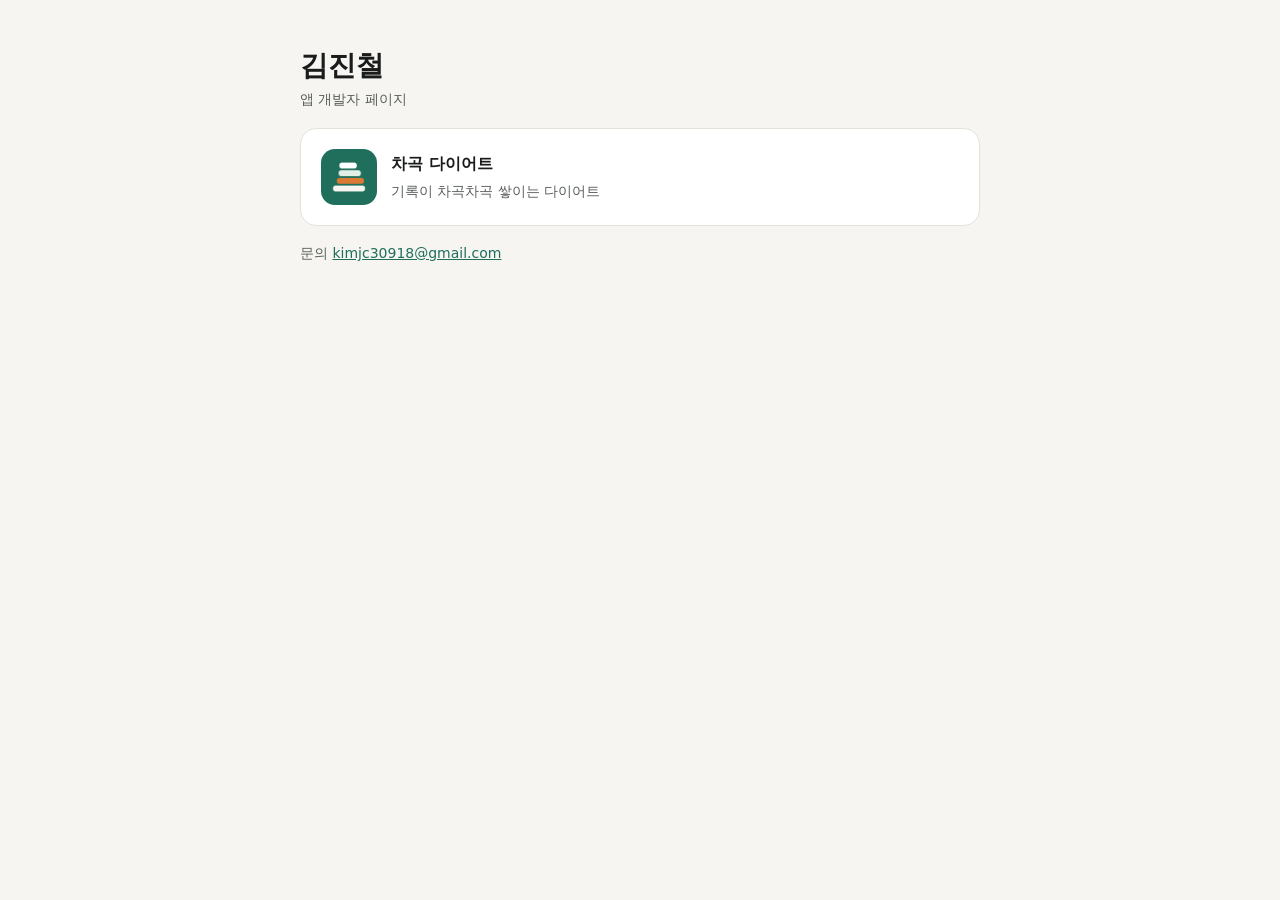
<file: index.html>
<!doctype html>
<html lang="ko">
<head>
<meta charset="utf-8">
<meta name="viewport" content="width=device-width, initial-scale=1">
<title>김진철</title>
<link rel="icon" href="chagok/icon.png">
<link rel="stylesheet" href="style.css">
</head>
<body>
<main>
<h1>김진철</h1>
<p class="meta">앱 개발자 페이지</p>
<div class="card apps">
  <p><a href="chagok/"><img src="chagok/icon.png" alt=""><span><strong>차곡 다이어트</strong><br><span class="meta">기록이 차곡차곡 쌓이는 다이어트</span></span></a></p>
</div>
<p class="meta">문의 <a href="mailto:kimjc30918@gmail.com">kimjc30918@gmail.com</a></p>
</main>
</body>
</html>
</file>
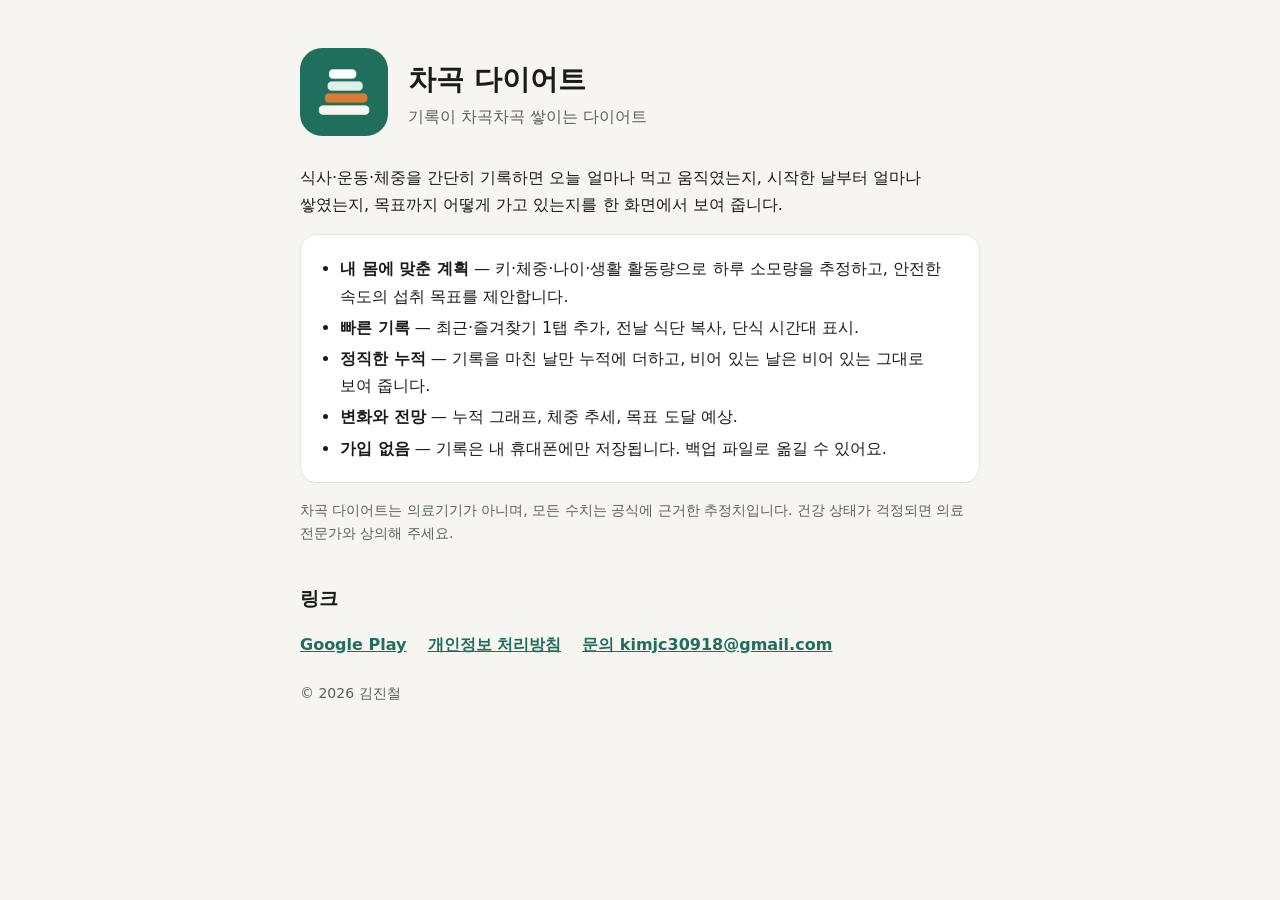
<file: chagok/index.html>
<!doctype html>
<html lang="ko">
<head>
<meta charset="utf-8">
<meta name="viewport" content="width=device-width, initial-scale=1">
<title>차곡 다이어트 — 기록이 차곡차곡 쌓이는 다이어트</title>
<meta name="description" content="식사·운동·체중을 간단히 기록하면 오늘의 에너지 균형과 시작 이후 누적 변화, 목표까지의 전망을 보여 주는 다이어트 기록 앱">
<link rel="icon" href="icon.png">
<link rel="stylesheet" href="../style.css">
</head>
<body>
<main>
<div class="hero">
  <img src="icon.png" alt="">
  <div>
    <h1>차곡 다이어트</h1>
    <p>기록이 차곡차곡 쌓이는 다이어트</p>
  </div>
</div>

<p>식사·운동·체중을 간단히 기록하면 오늘 얼마나 먹고 움직였는지, 시작한 날부터 얼마나 쌓였는지, 목표까지 어떻게 가고 있는지를 한 화면에서 보여 줍니다.</p>

<div class="card">
<ul>
<li><strong>내 몸에 맞춘 계획</strong> — 키·체중·나이·생활 활동량으로 하루 소모량을 추정하고, 안전한 속도의 섭취 목표를 제안합니다.</li>
<li><strong>빠른 기록</strong> — 최근·즐겨찾기 1탭 추가, 전날 식단 복사, 단식 시간대 표시.</li>
<li><strong>정직한 누적</strong> — 기록을 마친 날만 누적에 더하고, 비어 있는 날은 비어 있는 그대로 보여 줍니다.</li>
<li><strong>변화와 전망</strong> — 누적 그래프, 체중 추세, 목표 도달 예상.</li>
<li><strong>가입 없음</strong> — 기록은 내 휴대폰에만 저장됩니다. 백업 파일로 옮길 수 있어요.</li>
</ul>
</div>

<p class="meta">차곡 다이어트는 의료기기가 아니며, 모든 수치는 공식에 근거한 추정치입니다. 건강 상태가 걱정되면 의료 전문가와 상의해 주세요.</p>

<h2>링크</h2>
<p class="links">
  <a href="https://play.google.com/store/apps/details?id=com.chagok.chagok">Google Play</a>
  <a href="privacy/">개인정보 처리방침</a>
  <a href="mailto:kimjc30918@gmail.com">문의 kimjc30918@gmail.com</a>
</p>
<p class="meta">© 2026 김진철</p>
</main>
</body>
</html>
</file>
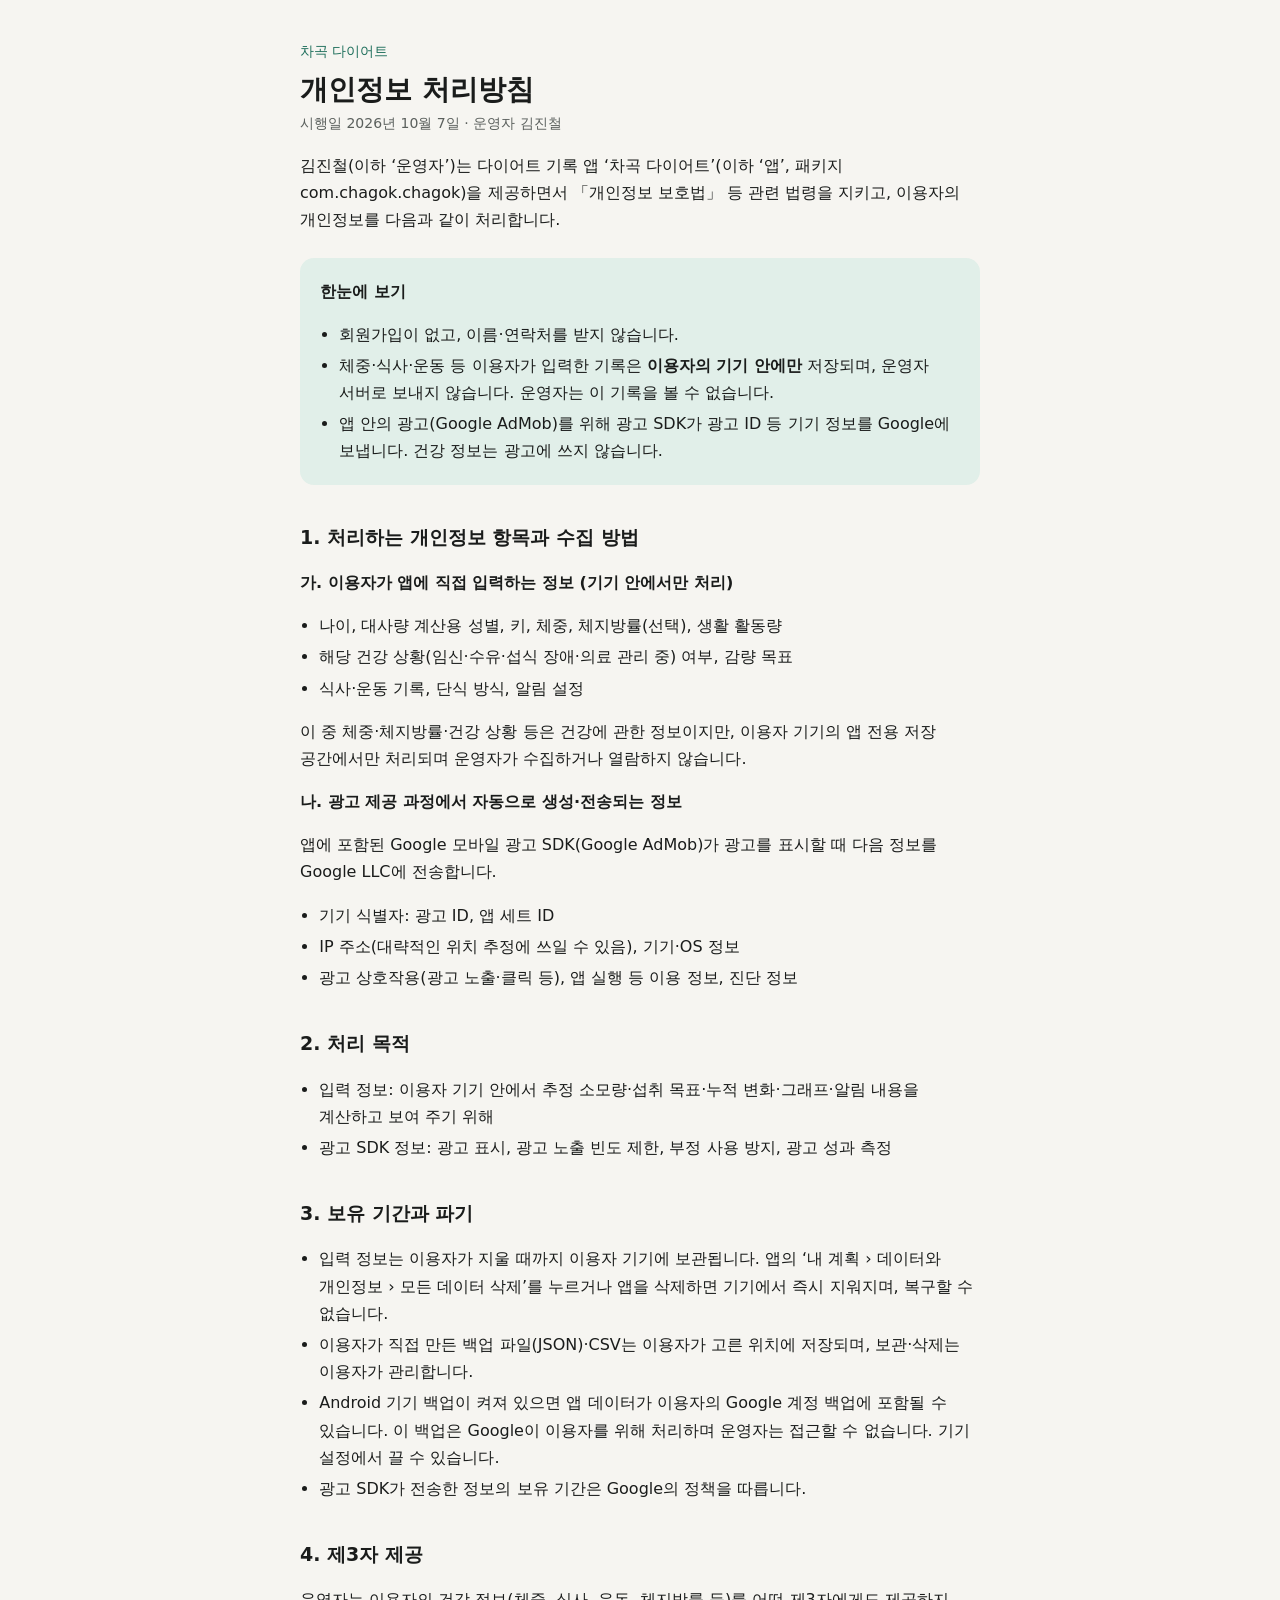
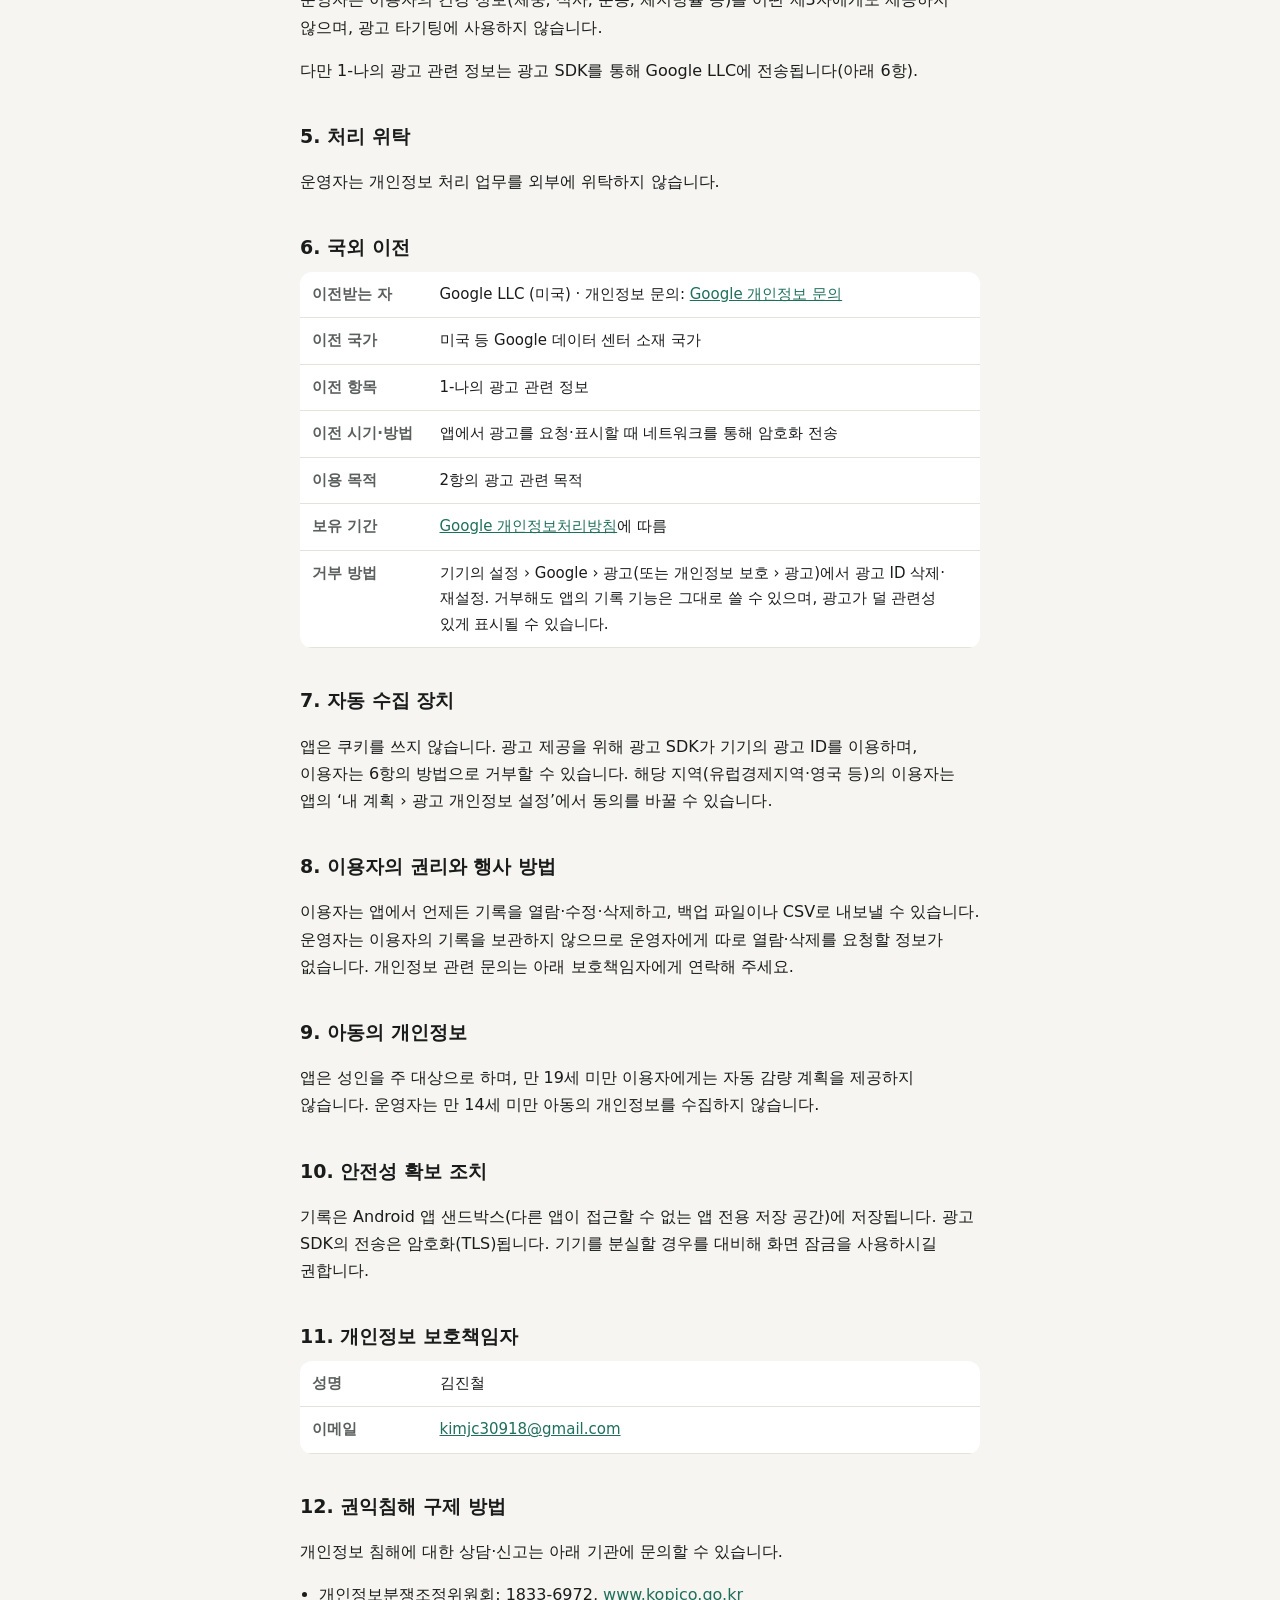
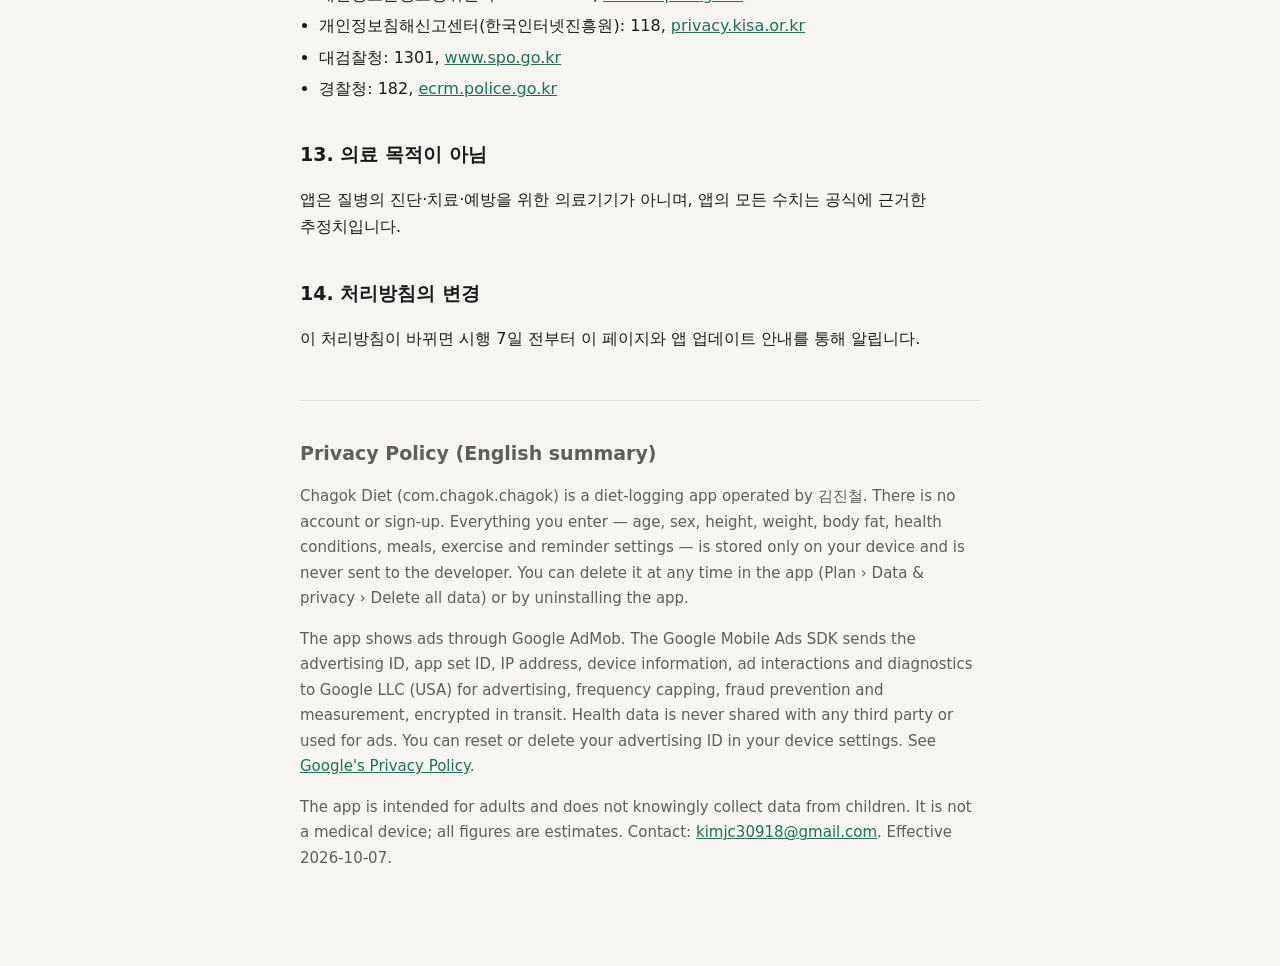
<file: chagok/privacy/index.html>
<!doctype html>
<html lang="ko">
<head>
<meta charset="utf-8">
<meta name="viewport" content="width=device-width, initial-scale=1">
<title>차곡 다이어트 개인정보 처리방침</title>
<meta name="description" content="차곡 다이어트 앱의 개인정보 처리방침">
<link rel="icon" href="../icon.png">
<link rel="stylesheet" href="../../style.css">
</head>
<body>
<main class="doc">
<p class="crumb"><a href="../">차곡 다이어트</a></p>
<h1>개인정보 처리방침</h1>
<p class="meta">시행일 2026년 10월 7일 · 운영자 김진철</p>

<p>김진철(이하 ‘운영자’)는 다이어트 기록 앱 ‘차곡 다이어트’(이하 ‘앱’, 패키지 com.chagok.chagok)을 제공하면서 「개인정보 보호법」 등 관련 법령을 지키고, 이용자의 개인정보를 다음과 같이 처리합니다.</p>

<div class="summary">
<p><strong>한눈에 보기</strong></p>
<ul>
<li>회원가입이 없고, 이름·연락처를 받지 않습니다.</li>
<li>체중·식사·운동 등 이용자가 입력한 기록은 <strong>이용자의 기기 안에만</strong> 저장되며, 운영자 서버로 보내지 않습니다. 운영자는 이 기록을 볼 수 없습니다.</li>
<li>앱 안의 광고(Google AdMob)를 위해 광고 SDK가 광고 ID 등 기기 정보를 Google에 보냅니다. 건강 정보는 광고에 쓰지 않습니다.</li>
</ul>
</div>

<h2>1. 처리하는 개인정보 항목과 수집 방법</h2>
<p><strong>가. 이용자가 앱에 직접 입력하는 정보 (기기 안에서만 처리)</strong></p>
<ul>
<li>나이, 대사량 계산용 성별, 키, 체중, 체지방률(선택), 생활 활동량</li>
<li>해당 건강 상황(임신·수유·섭식 장애·의료 관리 중) 여부, 감량 목표</li>
<li>식사·운동 기록, 단식 방식, 알림 설정</li>
</ul>
<p>이 중 체중·체지방률·건강 상황 등은 건강에 관한 정보이지만, 이용자 기기의 앱 전용 저장 공간에서만 처리되며 운영자가 수집하거나 열람하지 않습니다.</p>

<p><strong>나. 광고 제공 과정에서 자동으로 생성·전송되는 정보</strong></p>
<p>앱에 포함된 Google 모바일 광고 SDK(Google AdMob)가 광고를 표시할 때 다음 정보를 Google LLC에 전송합니다.</p>
<ul>
<li>기기 식별자: 광고 ID, 앱 세트 ID</li>
<li>IP 주소(대략적인 위치 추정에 쓰일 수 있음), 기기·OS 정보</li>
<li>광고 상호작용(광고 노출·클릭 등), 앱 실행 등 이용 정보, 진단 정보</li>
</ul>


<h2>2. 처리 목적</h2>
<ul>
<li>입력 정보: 이용자 기기 안에서 추정 소모량·섭취 목표·누적 변화·그래프·알림 내용을 계산하고 보여 주기 위해</li>
<li>광고 SDK 정보: 광고 표시, 광고 노출 빈도 제한, 부정 사용 방지, 광고 성과 측정</li>
</ul>

<h2>3. 보유 기간과 파기</h2>
<ul>
<li>입력 정보는 이용자가 지울 때까지 이용자 기기에 보관됩니다. 앱의 ‘내 계획 › 데이터와 개인정보 › 모든 데이터 삭제’를 누르거나 앱을 삭제하면 기기에서 즉시 지워지며, 복구할 수 없습니다.</li>
<li>이용자가 직접 만든 백업 파일(JSON)·CSV는 이용자가 고른 위치에 저장되며, 보관·삭제는 이용자가 관리합니다.</li>
<li>Android 기기 백업이 켜져 있으면 앱 데이터가 이용자의 Google 계정 백업에 포함될 수 있습니다. 이 백업은 Google이 이용자를 위해 처리하며 운영자는 접근할 수 없습니다. 기기 설정에서 끌 수 있습니다.</li>
<li>광고 SDK가 전송한 정보의 보유 기간은 Google의 정책을 따릅니다.</li>
</ul>

<h2>4. 제3자 제공</h2>
<p>운영자는 이용자의 건강 정보(체중, 식사, 운동, 체지방률 등)를 어떤 제3자에게도 제공하지 않으며, 광고 타기팅에 사용하지 않습니다.</p>
<p>다만 1-나의 광고 관련 정보는 광고 SDK를 통해 Google LLC에 전송됩니다(아래 6항).</p>

<h2>5. 처리 위탁</h2>
<p>운영자는 개인정보 처리 업무를 외부에 위탁하지 않습니다.</p>

<h2>6. 국외 이전</h2>

<table>
<tr><th>이전받는 자</th><td>Google LLC (미국) · 개인정보 문의: <a href="https://support.google.com/policies/contact/general_privacy_form">Google 개인정보 문의</a></td></tr>
<tr><th>이전 국가</th><td>미국 등 Google 데이터 센터 소재 국가</td></tr>
<tr><th>이전 항목</th><td>1-나의 광고 관련 정보</td></tr>
<tr><th>이전 시기·방법</th><td>앱에서 광고를 요청·표시할 때 네트워크를 통해 암호화 전송</td></tr>
<tr><th>이용 목적</th><td>2항의 광고 관련 목적</td></tr>
<tr><th>보유 기간</th><td><a href="https://policies.google.com/privacy">Google 개인정보처리방침</a>에 따름</td></tr>
<tr><th>거부 방법</th><td>기기의 설정 › Google › 광고(또는 개인정보 보호 › 광고)에서 광고 ID 삭제·재설정. 거부해도 앱의 기록 기능은 그대로 쓸 수 있으며, 광고가 덜 관련성 있게 표시될 수 있습니다.</td></tr>
</table>


<h2>7. 자동 수집 장치</h2>
<p>앱은 쿠키를 쓰지 않습니다. 광고 제공을 위해 광고 SDK가 기기의 광고 ID를 이용하며, 이용자는 6항의 방법으로 거부할 수 있습니다. 해당 지역(유럽경제지역·영국 등)의 이용자는 앱의 ‘내 계획 › 광고 개인정보 설정’에서 동의를 바꿀 수 있습니다.</p>

<h2>8. 이용자의 권리와 행사 방법</h2>
<p>이용자는 앱에서 언제든 기록을 열람·수정·삭제하고, 백업 파일이나 CSV로 내보낼 수 있습니다. 운영자는 이용자의 기록을 보관하지 않으므로 운영자에게 따로 열람·삭제를 요청할 정보가 없습니다. 개인정보 관련 문의는 아래 보호책임자에게 연락해 주세요.</p>

<h2>9. 아동의 개인정보</h2>
<p>앱은 성인을 주 대상으로 하며, 만 19세 미만 이용자에게는 자동 감량 계획을 제공하지 않습니다. 운영자는 만 14세 미만 아동의 개인정보를 수집하지 않습니다.</p>

<h2>10. 안전성 확보 조치</h2>
<p>기록은 Android 앱 샌드박스(다른 앱이 접근할 수 없는 앱 전용 저장 공간)에 저장됩니다. 광고 SDK의 전송은 암호화(TLS)됩니다. 기기를 분실할 경우를 대비해 화면 잠금을 사용하시길 권합니다.</p>

<h2>11. 개인정보 보호책임자</h2>
<table>
<tr><th>성명</th><td>김진철</td></tr>
<tr><th>이메일</th><td><a href="mailto:kimjc30918@gmail.com">kimjc30918@gmail.com</a></td></tr>
</table>

<h2>12. 권익침해 구제 방법</h2>
<p>개인정보 침해에 대한 상담·신고는 아래 기관에 문의할 수 있습니다.</p>
<ul>
<li>개인정보분쟁조정위원회: 1833-6972, <a href="https://www.kopico.go.kr">www.kopico.go.kr</a></li>
<li>개인정보침해신고센터(한국인터넷진흥원): 118, <a href="https://privacy.kisa.or.kr">privacy.kisa.or.kr</a></li>
<li>대검찰청: 1301, <a href="https://www.spo.go.kr">www.spo.go.kr</a></li>
<li>경찰청: 182, <a href="https://ecrm.police.go.kr">ecrm.police.go.kr</a></li>
</ul>

<h2>13. 의료 목적이 아님</h2>
<p>앱은 질병의 진단·치료·예방을 위한 의료기기가 아니며, 앱의 모든 수치는 공식에 근거한 추정치입니다.</p>

<h2>14. 처리방침의 변경</h2>
<p>이 처리방침이 바뀌면 시행 7일 전부터 이 페이지와 앱 업데이트 안내를 통해 알립니다.</p>

<hr>
<section lang="en" class="en">
<h2>Privacy Policy (English summary)</h2>
<p>Chagok Diet (com.chagok.chagok) is a diet-logging app operated by 김진철. There is no account or sign-up. Everything you enter — age, sex, height, weight, body fat, health conditions, meals, exercise and reminder settings — is stored only on your device and is never sent to the developer. You can delete it at any time in the app (Plan › Data &amp; privacy › Delete all data) or by uninstalling the app.</p>
<p>The app shows ads through Google AdMob. The Google Mobile Ads SDK sends the advertising ID, app set ID, IP address, device information, ad interactions and diagnostics to Google LLC (USA) for advertising, frequency capping, fraud prevention and measurement, encrypted in transit. Health data is never shared with any third party or used for ads. You can reset or delete your advertising ID in your device settings. See <a href="https://policies.google.com/privacy">Google's Privacy Policy</a>.</p>
<p>The app is intended for adults and does not knowingly collect data from children. It is not a medical device; all figures are estimates. Contact: <a href="mailto:kimjc30918@gmail.com">kimjc30918@gmail.com</a>. Effective 2026-10-07.</p>
</section>
</main>
</body>
</html>
</file>
<file: style.css>
:root {
  --bg: #F6F5F1; --surface: #FFFFFF; --line: #E4E2DA;
  --ink: #1A1C1B; --ink2: #5B605D; --brand: #1F6F5C; --brand-soft: #E1EFE9;
  color-scheme: light dark;
}
@media (prefers-color-scheme: dark) {
  :root { --bg: #121413; --surface: #1C1F1E; --line: #2C302E;
          --ink: #ECEDEA; --ink2: #A9AEAB; --brand: #6FC2A8; --brand-soft: #1E3530; }
}
* { box-sizing: border-box; }
body {
  margin: 0; background: var(--bg); color: var(--ink);
  font: 16px/1.7 -apple-system, BlinkMacSystemFont, "Apple SD Gothic Neo",
        "Malgun Gothic", "Noto Sans KR", system-ui, sans-serif;
  word-break: keep-all; overflow-wrap: anywhere;
}
main { max-width: 720px; margin: 0 auto; padding: 40px 20px 80px; }
a { color: var(--brand); }
h1 { font-size: 28px; line-height: 1.3; margin: 8px 0 4px; }
h2 { font-size: 19px; margin: 36px 0 8px; }
.meta, .crumb { color: var(--ink2); font-size: 14px; margin: 0; }
.crumb a { text-decoration: none; }
.summary { background: var(--brand-soft); border-radius: 14px; padding: 4px 20px; margin: 24px 0; }
ul { padding-left: 1.2em; }
li { margin: 4px 0; }
table { width: 100%; border-collapse: collapse; font-size: 15px; background: var(--surface);
        border-radius: 12px; overflow: hidden; }
th, td { text-align: left; vertical-align: top; padding: 10px 12px; border-bottom: 1px solid var(--line); }
th { width: 8.5em; color: var(--ink2); font-weight: 600; }
hr { border: 0; border-top: 1px solid var(--line); margin: 48px 0 0; }
.en { color: var(--ink2); font-size: 15px; }
.hero { display: flex; gap: 20px; align-items: center; margin: 8px 0 28px; }
.hero img { width: 88px; height: 88px; border-radius: 22px; }
.hero p { margin: 4px 0 0; color: var(--ink2); }
.card { background: var(--surface); border: 1px solid var(--line); border-radius: 16px; padding: 4px 20px; margin: 16px 0; }
.links a { display: inline-block; margin: 0 16px 8px 0; font-weight: 600; }
.apps a { display: flex; gap: 14px; align-items: center; text-decoration: none; color: inherit; }
.apps img { width: 56px; height: 56px; border-radius: 14px; }
@media (max-width: 480px) { th { width: 6.5em; } h1 { font-size: 24px; } }
</file>
